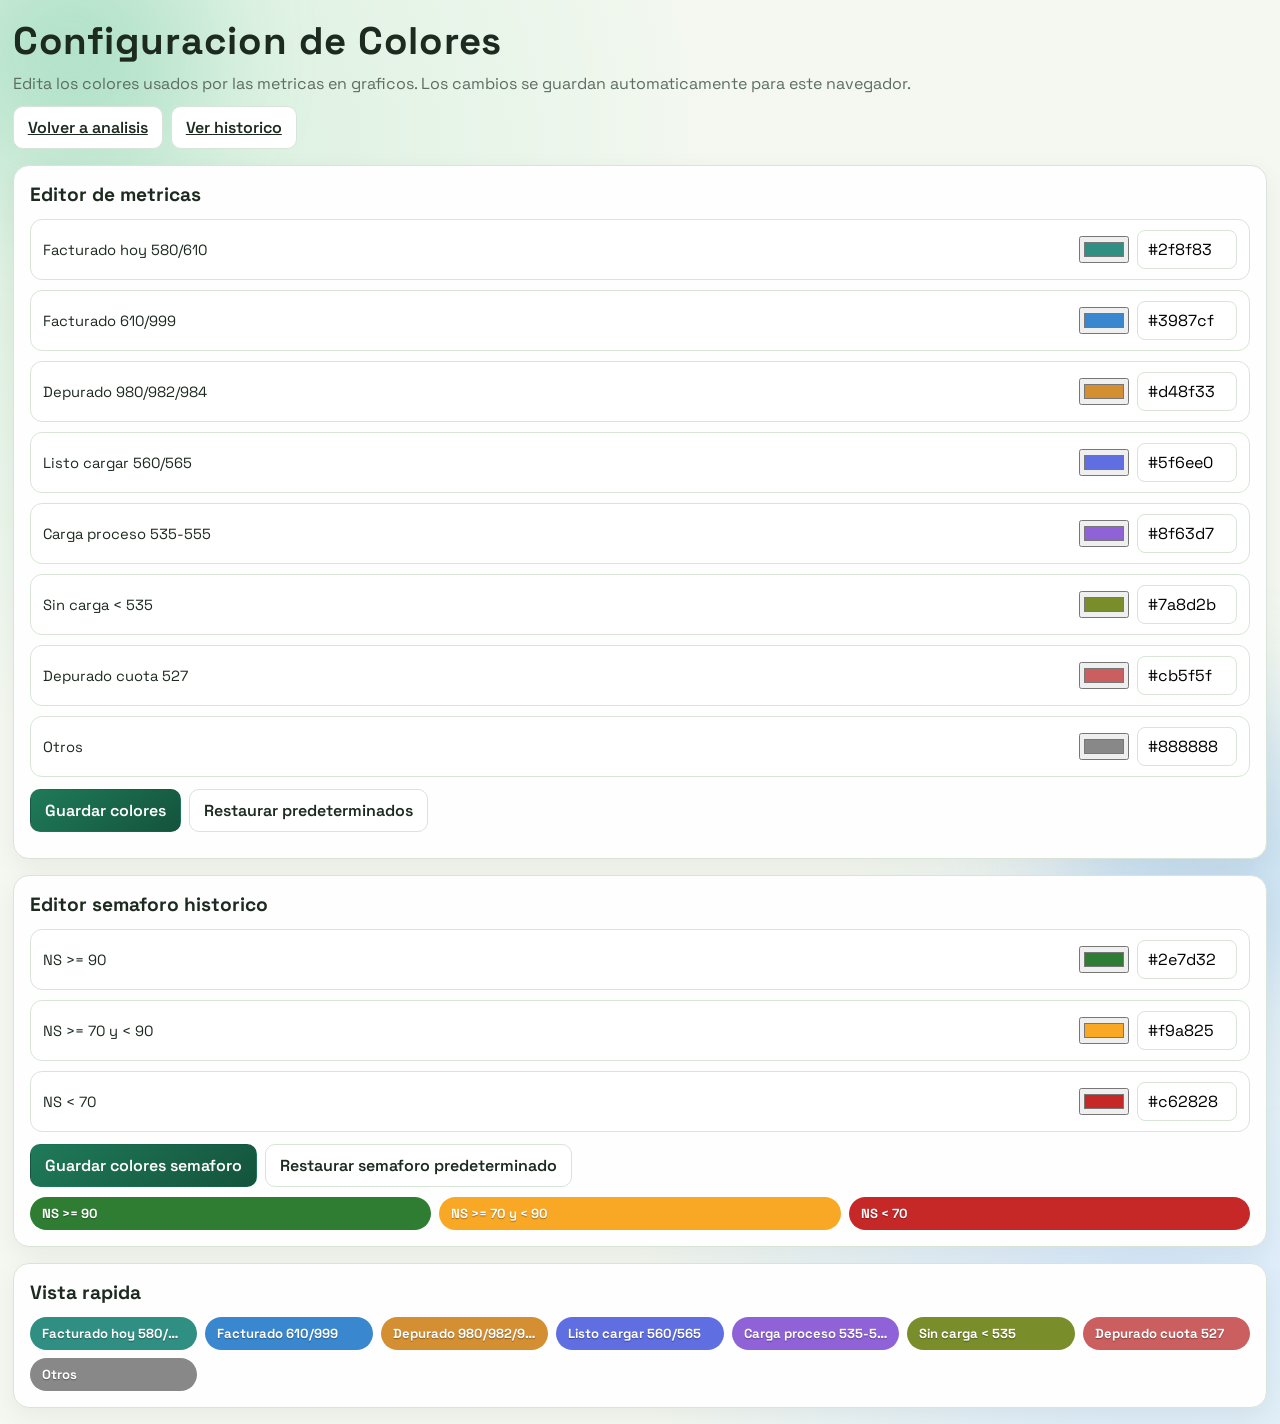
<file: lanza_analisis_web/web/config.html>
<!doctype html>
<html lang="es">
<head>
  <meta charset="utf-8">
  <meta name="viewport" content="width=device-width, initial-scale=1">
  <title>Configuracion de Colores - LANZA</title>
  <link rel="preconnect" href="https://fonts.googleapis.com">
  <link rel="preconnect" href="https://fonts.gstatic.com" crossorigin>
  <link href="https://fonts.googleapis.com/css2?family=Space+Grotesk:wght@400;500;700&display=swap" rel="stylesheet">
  <link rel="stylesheet" href="styles.css">
</head>
<body>
  <div class="bg-shape bg-shape-a"></div>
  <div class="bg-shape bg-shape-b"></div>

  <main class="app-shell">
    <header class="hero">
      <h1>Configuracion de Colores</h1>
      <p>Edita los colores usados por las metricas en graficos. Los cambios se guardan automaticamente para este navegador.</p>
      <div class="hero-actions">
        <a href="index.html" class="btn btn-secondary">Volver a analisis</a>
        <a href="historico.html" class="btn btn-secondary">Ver historico</a>
      </div>
    </header>

    <section class="panel">
      <h2>Editor de metricas</h2>
      <div id="configGrid" class="config-grid"></div>
      <div class="actions">
        <button id="saveBtn" class="btn btn-primary">Guardar colores</button>
        <button id="resetBtn" class="btn btn-secondary">Restaurar predeterminados</button>
      </div>
      <p id="statusMsg" class="hint"></p>
    </section>

    <section class="panel">
      <h2>Editor semaforo historico</h2>
      <div id="gaugeConfigGrid" class="config-grid"></div>
      <div class="actions">
        <button id="saveGaugeBtn" class="btn btn-primary">Guardar colores semaforo</button>
        <button id="resetGaugeBtn" class="btn btn-secondary">Restaurar semaforo predeterminado</button>
      </div>
      <p id="gaugeStatusMsg" class="hint"></p>
      <div id="gaugePreviewBar" class="preview-bar"></div>
    </section>

    <section class="panel">
      <h2>Vista rapida</h2>
      <div id="previewBar" class="preview-bar"></div>
    </section>
  </main>

  <script>
    const METRIC_COLORS_STORAGE_KEY = "lanza_metric_colors";
    const GAUGE_COLORS_STORAGE_KEY = "lanza_historico_gauge_colors";

    const CATEGORY_LABELS = {
      facturada_hoy_580_610: "Facturado hoy 580/610",
      facturada_610_999: "Facturado 610/999",
      depurado_980_984_999: "Depurado 980/982/984",
      listo_cargar_560_565: "Listo cargar 560/565",
      carga_proceso_535_555: "Carga proceso 535-555",
      sin_carga_menor_535: "Sin carga < 535",
      depurado_cuota_527: "Depurado cuota 527",
      otros: "Otros",
    };

    const CATEGORY_ORDER = [
      "facturada_hoy_580_610",
      "facturada_610_999",
      "depurado_980_984_999",
      "listo_cargar_560_565",
      "carga_proceso_535_555",
      "sin_carga_menor_535",
      "depurado_cuota_527",
      "otros",
    ];

    const DEFAULT_METRIC_COLORS = {
      facturada_hoy_580_610: "#2f8f83",
      facturada_610_999: "#3987cf",
      depurado_980_984_999: "#d48f33",
      listo_cargar_560_565: "#5f6ee0",
      carga_proceso_535_555: "#8f63d7",
      sin_carga_menor_535: "#7a8d2b",
      depurado_cuota_527: "#cb5f5f",
      otros: "#888888",
    };

    const DEFAULT_GAUGE_COLORS = {
      high: "#2e7d32",
      medium: "#f9a825",
      low: "#c62828",
    };

    const GAUGE_LABELS = {
      high: "NS >= 90",
      medium: "NS >= 70 y < 90",
      low: "NS < 70",
    };

    const GAUGE_ORDER = ["high", "medium", "low"];

    const state = {
      colors: { ...DEFAULT_METRIC_COLORS },
      gaugeColors: { ...DEFAULT_GAUGE_COLORS },
    };

    const els = {
      configGrid: document.getElementById("configGrid"),
      previewBar: document.getElementById("previewBar"),
      statusMsg: document.getElementById("statusMsg"),
      saveBtn: document.getElementById("saveBtn"),
      resetBtn: document.getElementById("resetBtn"),
      gaugeConfigGrid: document.getElementById("gaugeConfigGrid"),
      gaugePreviewBar: document.getElementById("gaugePreviewBar"),
      gaugeStatusMsg: document.getElementById("gaugeStatusMsg"),
      saveGaugeBtn: document.getElementById("saveGaugeBtn"),
      resetGaugeBtn: document.getElementById("resetGaugeBtn"),
    };

    function normalizeHexColor(value) {
      const hex = String(value || "").trim();
      return /^#[0-9a-fA-F]{6}$/.test(hex) ? hex.toLowerCase() : null;
    }

    function loadColors() {
      const next = { ...DEFAULT_METRIC_COLORS };
      try {
        const raw = localStorage.getItem(METRIC_COLORS_STORAGE_KEY);
        if (raw) {
          const parsed = JSON.parse(raw);
          if (parsed && typeof parsed === "object") {
            for (const key of Object.keys(DEFAULT_METRIC_COLORS)) {
              const normalized = normalizeHexColor(parsed[key]);
              if (normalized) {
                next[key] = normalized;
              }
            }
          }
        }
      } catch (error) {
        console.warn("No se pudo cargar configuracion de colores", error);
      }
      state.colors = next;
    }

    function loadGaugeColors() {
      const next = { ...DEFAULT_GAUGE_COLORS };
      try {
        const raw = localStorage.getItem(GAUGE_COLORS_STORAGE_KEY);
        if (raw) {
          const parsed = JSON.parse(raw);
          if (parsed && typeof parsed === "object") {
            for (const key of GAUGE_ORDER) {
              const normalized = normalizeHexColor(parsed[key]);
              if (normalized) {
                next[key] = normalized;
              }
            }
          }
        }
      } catch (error) {
        console.warn("No se pudo cargar colores de semaforo", error);
      }
      state.gaugeColors = next;
    }

    function saveColors() {
      localStorage.setItem(METRIC_COLORS_STORAGE_KEY, JSON.stringify(state.colors));
      els.statusMsg.textContent = "Colores guardados. Si tenes el analisis abierto, actualiza la pagina para verlos.";
    }

    function saveGaugeColors() {
      localStorage.setItem(GAUGE_COLORS_STORAGE_KEY, JSON.stringify(state.gaugeColors));
      els.gaugeStatusMsg.textContent = "Colores de semaforo guardados. Actualiza el historico si lo tenes abierto.";
    }

    function createColorRow(categoryKey) {
      const row = document.createElement("div");
      row.className = "config-row";

      const label = document.createElement("div");
      label.className = "config-label";
      label.textContent = CATEGORY_LABELS[categoryKey] || categoryKey;

      const inputWrap = document.createElement("div");
      inputWrap.className = "color-input-group";

      const picker = document.createElement("input");
      picker.type = "color";
      picker.value = state.colors[categoryKey];
      picker.dataset.category = categoryKey;

      const text = document.createElement("input");
      text.type = "text";
      text.value = state.colors[categoryKey];
      text.maxLength = 7;
      text.className = "hex-input";
      text.dataset.category = categoryKey;

      picker.addEventListener("input", () => {
        const value = normalizeHexColor(picker.value);
        if (!value) return;
        state.colors[categoryKey] = value;
        text.value = value;
        renderPreview();
      });

      text.addEventListener("change", () => {
        const value = normalizeHexColor(text.value);
        if (!value) {
          text.value = state.colors[categoryKey];
          return;
        }
        state.colors[categoryKey] = value;
        picker.value = value;
        text.value = value;
        renderPreview();
      });

      inputWrap.append(picker, text);
      row.append(label, inputWrap);
      return row;
    }

    function renderConfigRows() {
      els.configGrid.innerHTML = "";
      for (const key of CATEGORY_ORDER) {
        els.configGrid.appendChild(createColorRow(key));
      }
    }

    function renderPreview() {
      els.previewBar.innerHTML = "";
      for (const key of CATEGORY_ORDER) {
        const chip = document.createElement("div");
        chip.className = "preview-chip";
        chip.style.backgroundColor = state.colors[key];
        chip.title = CATEGORY_LABELS[key];
        chip.textContent = CATEGORY_LABELS[key];
        els.previewBar.appendChild(chip);
      }
    }

    function createGaugeColorRow(levelKey) {
      const row = document.createElement("div");
      row.className = "config-row";

      const label = document.createElement("div");
      label.className = "config-label";
      label.textContent = GAUGE_LABELS[levelKey] || levelKey;

      const inputWrap = document.createElement("div");
      inputWrap.className = "color-input-group";

      const picker = document.createElement("input");
      picker.type = "color";
      picker.value = state.gaugeColors[levelKey];

      const text = document.createElement("input");
      text.type = "text";
      text.value = state.gaugeColors[levelKey];
      text.maxLength = 7;
      text.className = "hex-input";

      picker.addEventListener("input", () => {
        const value = normalizeHexColor(picker.value);
        if (!value) return;
        state.gaugeColors[levelKey] = value;
        text.value = value;
        renderGaugePreview();
      });

      text.addEventListener("change", () => {
        const value = normalizeHexColor(text.value);
        if (!value) {
          text.value = state.gaugeColors[levelKey];
          return;
        }
        state.gaugeColors[levelKey] = value;
        picker.value = value;
        text.value = value;
        renderGaugePreview();
      });

      inputWrap.append(picker, text);
      row.append(label, inputWrap);
      return row;
    }

    function renderGaugeConfigRows() {
      els.gaugeConfigGrid.innerHTML = "";
      for (const key of GAUGE_ORDER) {
        els.gaugeConfigGrid.appendChild(createGaugeColorRow(key));
      }
    }

    function renderGaugePreview() {
      els.gaugePreviewBar.innerHTML = "";
      for (const key of GAUGE_ORDER) {
        const chip = document.createElement("div");
        chip.className = "preview-chip";
        chip.style.backgroundColor = state.gaugeColors[key];
        chip.textContent = GAUGE_LABELS[key];
        els.gaugePreviewBar.appendChild(chip);
      }
    }

    els.saveBtn.addEventListener("click", saveColors);
    els.resetBtn.addEventListener("click", () => {
      state.colors = { ...DEFAULT_METRIC_COLORS };
      renderConfigRows();
      renderPreview();
      els.statusMsg.textContent = "Colores restaurados a predeterminados. Guarda para aplicar.";
    });

    els.saveGaugeBtn.addEventListener("click", saveGaugeColors);
    els.resetGaugeBtn.addEventListener("click", () => {
      state.gaugeColors = { ...DEFAULT_GAUGE_COLORS };
      renderGaugeConfigRows();
      renderGaugePreview();
      els.gaugeStatusMsg.textContent = "Colores de semaforo restaurados. Guarda para aplicar.";
    });

    loadColors();
    renderConfigRows();
    renderPreview();
    loadGaugeColors();
    renderGaugeConfigRows();
    renderGaugePreview();
  </script>
</body>
</html>
</file>
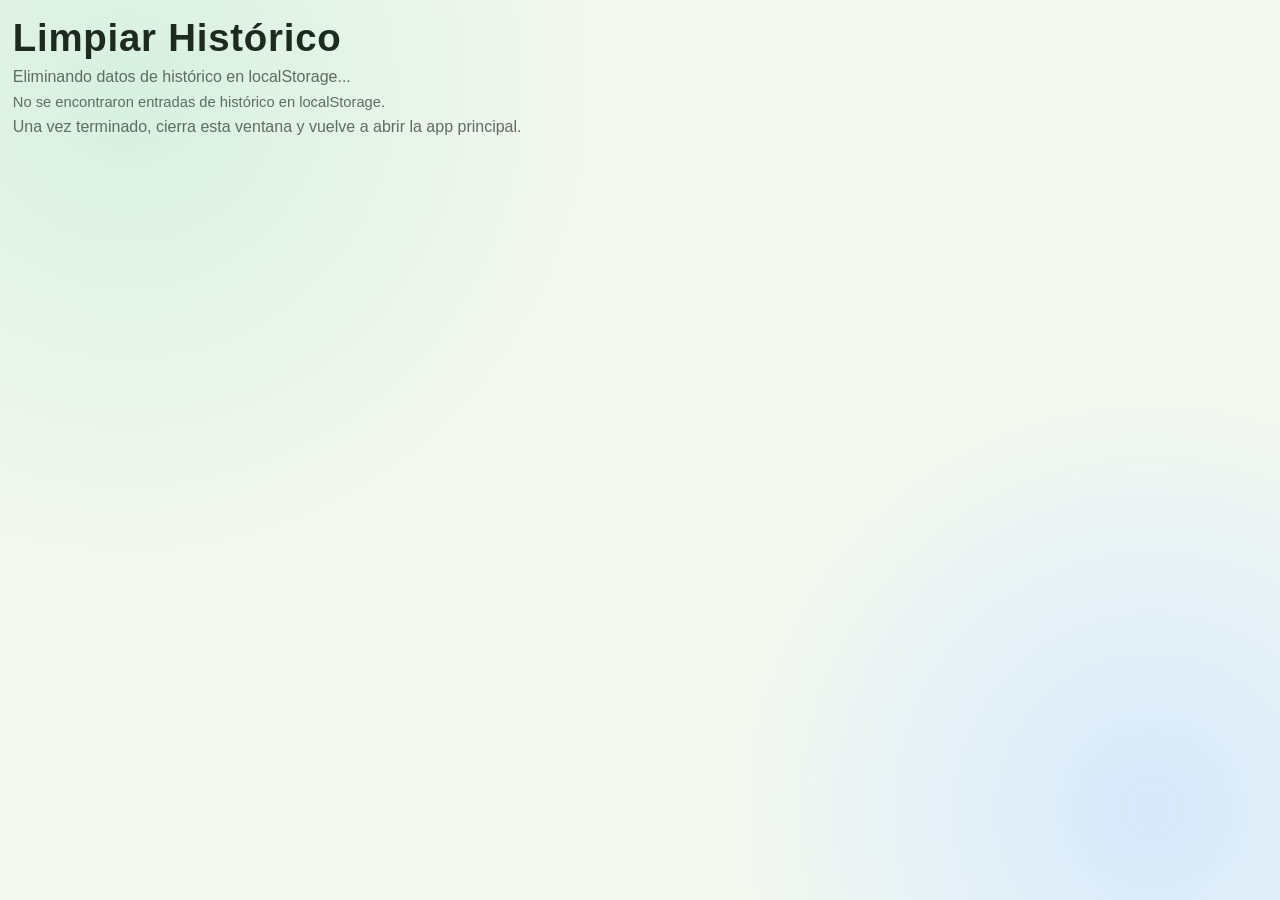
<file: lanza_analisis_web/web/limpiar_historico.html>
<!doctype html>
<html lang="es">
<head>
  <meta charset="utf-8">
  <meta name="viewport" content="width=device-width, initial-scale=1">
  <title>Limpiar Histórico LANZA</title>
  <link rel="stylesheet" href="styles.css">
</head>
<body>
  <main class="app-shell">
    <header class="hero">
      <h1>Limpiar Histórico</h1>
      <p>Eliminando datos de histórico en localStorage...</p>
      <p id="status" class="hint"></p>
      <p>Una vez terminado, cierra esta ventana y vuelve a abrir la app principal.</p>
    </header>
  </main>

  <script>
    const status = document.getElementById('status');
    let removed = 0;

    for (let i = 0; i < localStorage.length; i++) {
      const key = localStorage.key(i);
      if (key && key.startsWith('historico_')) {
        localStorage.removeItem(key);
        removed++;
        i--; // ajustar índice porque se eliminó una clave
      }
    }

    status.textContent = removed > 0
      ? `Historico limpiado: ${removed} entrada(s) eliminadas.`
      : 'No se encontraron entradas de histórico en localStorage.';
  </script>
</body>
</html>
</file>
<file: lanza_analisis_web/web/styles.css>
:root {
  --bg: #f4f8f0;
  --panel: #ffffff;
  --ink: #1d2a20;
  --muted: #5d6d61;
  --accent: #1f7a5a;
  --accent-strong: #14533d;
  --line: #d8e4d8;
  --chip: #ecf5ed;
}

* {
  box-sizing: border-box;
}

body {
  margin: 0;
  font-family: "Space Grotesk", sans-serif;
  color: var(--ink);
  background: radial-gradient(circle at 10% 10%, #d7f0df 0, transparent 34%),
              radial-gradient(circle at 90% 90%, #d6e9fb 0, transparent 30%),
              var(--bg);
  min-height: 100vh;
  overflow-x: hidden;
}

.bg-shape {
  position: fixed;
  border-radius: 999px;
  filter: blur(60px);
  opacity: 0.35;
  pointer-events: none;
}

.bg-shape-a {
  width: 260px;
  height: 260px;
  background: #65c59d;
  top: -80px;
  left: -60px;
}

.bg-shape-b {
  width: 300px;
  height: 300px;
  background: #7fb8f1;
  right: -80px;
  bottom: -100px;
}

.app-shell {
  position: relative;
  z-index: 2;
  width: min(100%, 1920px);
  margin-inline: auto;
  padding: 16px clamp(8px, 1vw, 16px);
  display: grid;
  gap: 16px;
}

.hero h1 {
  margin: 0;
  font-size: clamp(1.8rem, 3vw, 2.6rem);
  letter-spacing: 0.02em;
}

.hero p {
  margin: 8px 0 0;
  color: var(--muted);
}

.hero-actions {
  margin-top: 12px;
  display: flex;
  flex-wrap: wrap;
  gap: 8px;
}

.panel {
  background: color-mix(in srgb, var(--panel) 92%, #f0f6ef 8%);
  border: 1px solid var(--line);
  border-radius: 16px;
  padding: 16px;
  box-shadow: 0 8px 26px rgba(0, 0, 0, 0.06);
  animation: rise 0.45s ease both;
}

@keyframes rise {
  from { transform: translateY(8px); opacity: 0; }
  to { transform: translateY(0); opacity: 1; }
}

.hidden {
  display: none;
}

.panel h2 {
  margin: 0 0 12px;
  font-size: 1.2rem;
}

.upload-grid,
.filters-grid {
  display: grid;
  gap: 12px;
  grid-template-columns: repeat(auto-fit, minmax(220px, 1fr));
}

.field {
  display: grid;
  gap: 6px;
}

.field span {
  font-size: 0.92rem;
  color: var(--muted);
}

.field input,
.field select {
  width: 100%;
  border: 1px solid var(--line);
  border-radius: 10px;
  padding: 10px 12px;
  font: inherit;
  background: #fff;
}

.field.full {
  grid-column: 1 / -1;
}

.tp-grid {
  display: flex;
  flex-wrap: wrap;
  gap: 8px;
}

.tp-item {
  display: inline-flex;
  align-items: center;
  gap: 6px;
  padding: 8px 10px;
  border-radius: 999px;
  border: 1px solid var(--line);
  background: var(--chip);
}

.actions,
.table-actions {
  margin-top: 12px;
  display: flex;
  gap: 8px;
  flex-wrap: wrap;
}

.btn {
  border: 1px solid var(--line);
  background: #fff;
  color: var(--ink);
  border-radius: 10px;
  padding: 10px 14px;
  font: inherit;
  font-weight: 600;
  cursor: pointer;
  transition: transform 0.12s ease, box-shadow 0.12s ease;
}

.btn:hover {
  transform: translateY(-1px);
  box-shadow: 0 6px 14px rgba(0, 0, 0, 0.08);
}

.btn-primary {
  background: linear-gradient(140deg, var(--accent), var(--accent-strong));
  border-color: transparent;
  color: #fff;
}

.hint {
  margin: 10px 0 0;
  color: var(--muted);
  font-size: 0.92rem;
}

.cards {
  display: grid;
  grid-template-columns: repeat(auto-fit, minmax(140px, 1fr));
  gap: 10px;
}

.card {
  border: 1px solid var(--line);
  border-radius: 12px;
  padding: 12px;
  background: #fff;
}

.card .label {
  font-size: 0.82rem;
  color: var(--muted);
}

.oc-list {
  display: flex;
  flex-wrap: wrap;
  gap: 10px;
  margin: 10px 0;
}

.oc-item {
  display: flex;
  align-items: center;
  gap: 8px;
  padding: 8px 12px;
  background: var(--chip);
  border-radius: 8px;
  font-size: 0.9rem;
}

.config-grid {
  display: grid;
  gap: 10px;
}

.config-row {
  display: flex;
  justify-content: space-between;
  align-items: center;
  border: 1px solid var(--line);
  border-radius: 12px;
  background: #fff;
  padding: 10px 12px;
  gap: 10px;
}

.config-label {
  font-size: 0.92rem;
  color: var(--ink);
}

.color-input-group {
  display: flex;
  align-items: center;
  gap: 8px;
}

.hex-input {
  border: 1px solid var(--line);
  border-radius: 8px;
  padding: 8px 10px;
  width: 100px;
  text-transform: lowercase;
  font: inherit;
}

.preview-bar {
  display: grid;
  grid-template-columns: repeat(auto-fit, minmax(160px, 1fr));
  gap: 8px;
}

.preview-chip {
  border-radius: 999px;
  padding: 8px 12px;
  color: #fff;
  font-size: 0.82rem;
  font-weight: 700;
  text-shadow: 0 1px 1px rgba(0, 0, 0, 0.35);
  white-space: nowrap;
  overflow: hidden;
  text-overflow: ellipsis;
}

  padding: 12px;
  background: #fff;
  min-height: 320px;
}

.table-wrap {
  overflow: auto;
  border: 1px solid var(--line);
  border-radius: 12px;
  margin-top: 12px;
  background: #fff;
}

#comparisonControls {
  display: block;
}

#comparisonControls .table-wrap {
  display: none;
}

#lanzamientoSection {
  background: color-mix(in srgb, var(--panel) 94%, #dff3e8 6%);
  border-color: rgba(47, 143, 131, 0.16);
  box-shadow: 0 12px 30px rgba(47, 143, 131, 0.07);
}

#lanzamientoSection h2 {
  color: var(--accent-strong);
  margin-bottom: 10px;
}

#lanzamientoSection .table-wrap {
  margin-top: 12px;
}

#lanzamientoTable {
  width: 100%;
  min-width: 100%;
  text-align: center;
  border-collapse: collapse;
}

#lanzamientoTable th,
#lanzamientoTable td {
  padding: 12px 14px;
  white-space: normal;
  border-bottom: 1px solid #edf1ed;
}

#lanzamientoTable th {
  background: transparent;
  color: var(--ink);
  font-weight: 700;
}

#lanzamientoTable tbody tr:last-child td {
  border-bottom: none;
}

#lanzamientoTable tr.ns-high td {
  background: #eaf8ed;
  color: #1f6a3f;
  font-weight: 700;
}

#lanzamientoTable tr.ns-medium td {
  background: #fff8e1;
  color: #8a6b16;
  font-weight: 700;
}

#lanzamientoTable tr.ns-low td {
  background: #fdecea;
  color: #942b2b;
  font-weight: 700;
}

table {
  width: 100%;
  border-collapse: collapse;
  min-width: 920px;
}

th,
td {
}

@media (max-width: 740px) {
  .app-shell {
    padding: 14px;
  }

  .panel {
    border-radius: 12px;
    padding: 12px;
  }
}
</file>
